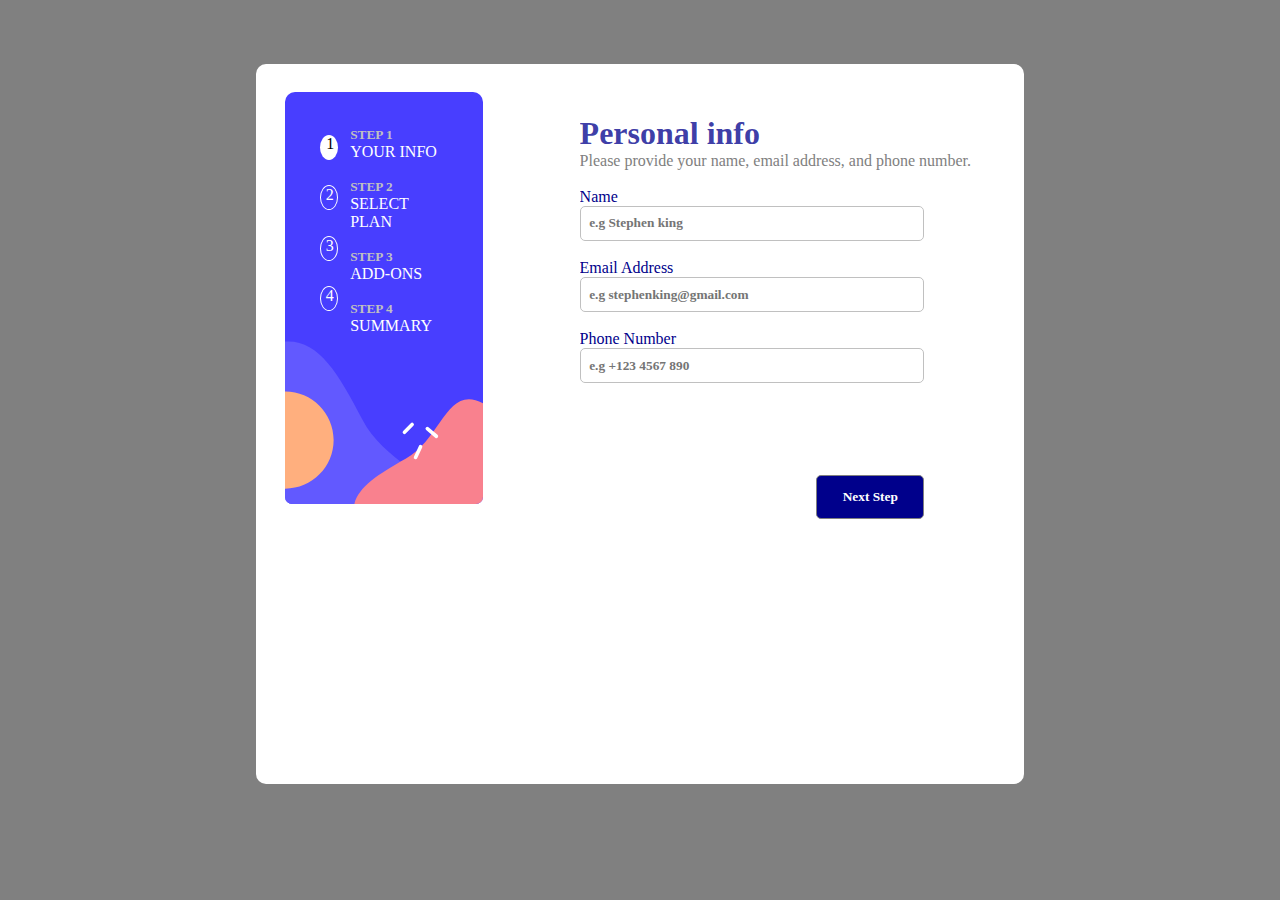
<file: index.html>
<!DOCTYPE html>
<html lang="en">

<head>
    <!-- <meta http-equiv="refresh" content="2"> -->
    <meta charset="UTF-8">
    <meta http-equiv="X-UA-Compatible" content="IE=edge">
    <meta name="viewport" content="width=device-width, initial-scale=1.0">
    <title>Multi step form</title>
    <link rel="stylesheet" href="index.css">
    <link rel="shortcut icon" href="./assets/images/favicon-32x32.png" type="image/x-icon">
</head>

<body>
    <div class="main">
        <div class="container">
            <!-- left side -->
            <div class="left">
                <!-- <img src="./assets/images/bg-sidebar-desktop.svg" alt=""> -->
                <div class="content">
                    <div id="left">
                        <div class="circle1">1</div><br>
                        <div class="circle">2</div><br>
                        <div class="circle">3</div><br>
                        <div class="circle">4</div><br>
                    </div>
                    <div id="right">
                        <h5>STEP 1</h5>
                        <span>YOUR INFO</span><br><br>
                        <h5>STEP 2</h5>
                        <span>SELECT PLAN</span><br><br>
                        <h5>STEP 3</h5>
                        <span>ADD-ONS</span><br><br>
                        <h5>STEP 4</h5>
                        <span>SUMMARY</span><br><br>
                    </div>

                </div>
            </div>
            <!-- right side / main content -->
            <div class="right">
                <h1>Personal info </h1>
                    <p>Please provide your name, email address, and phone number.</p>
                    <br>
                    <form action="/submit" method="get" >
                        <label for="name"alt="required"*>Name</label><br>
                        <input type="text" placeholder="e.g Stephen king" required**>
                        <br><br>
                        <label for="Email" alt="required"*>Email Address</label><br>
                        <input type="email" placeholder="e.g stephenking@gmail.com" required**>
                        <br><br>
                        <label for="Phone number" alt="required"*>Phone Number</label><br>
                        <input type="tel" placeholder="e.g +123 4567 890" required**>
                    </form>
                    <button type="submit" id="btn" name="button" required**> Next Step</button>
            </div>
        </div>
    </div>



</body>
<script>
</script>

</html>
</file>
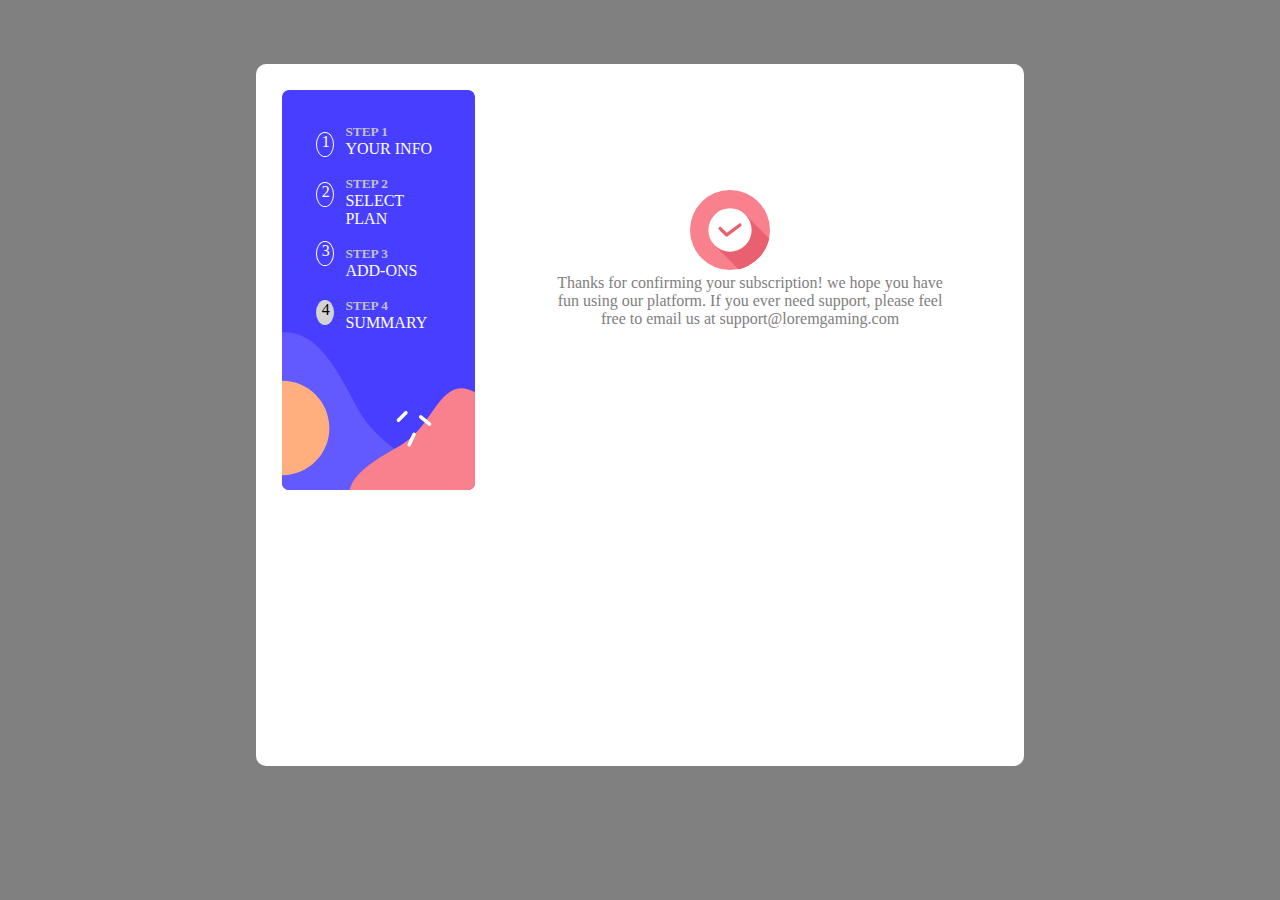
<file: final.html>
<!DOCTYPE html>
<html lang="en">
  <head>
    <meta charset="UTF-8" />
    <meta http-equiv="X-UA-Compatible" content="IE=edge" />
    <meta name="viewport" content="width=device-width, initial-scale=1.0" />
    <title>multi form</title>
    <link rel="stylesheet" href="final.css" />
  </head>

  <body>
    <div class="main">
      <div class="container">
        <div class="left">
          <!-- <img class="img1" src="./assets/images/bg-sidebar-desktop.svg" alt=""> -->
          <div class="content">
            <div id="left">
              <div class="circle">1</div>
              <br />
              <div class="circle">2</div>
              <br />
              <div class="circle2">3</div>
              <br />
              <div class="circle1">4</div>
              <br />
            </div>
            <div id="right">
              <h5>STEP 1</h5>
              <span>YOUR INFO</span><br /><br />
              <h5>STEP 2</h5>
              <span>SELECT PLAN</span><br /><br />
              <h5>STEP 3</h5>
              <span>ADD-ONS</span><br /><br />
              <h5>STEP 4</h5>
              <span>SUMMARY</span><br /><br />
            </div>
          </div>
        </div>
        <div class="right">
          <div class="tnx">
            <div class="tnximg">
              <img
                src="./assets/images/icon-thank-you.svg"
                class="tnx"
                alt=""
              />
            </div>
            <div class="tnxmsg">
              <p>
                Thanks for confirming your subscription! we hope you have <br />
                fun using our platform. If you ever need support, please feel
                <br />
                free to email us at support@loremgaming.com
              </p>
            </div>
          </div>
        </div>
      </div>
    </div>
  </body>
  <script></script>
</html>
</file>
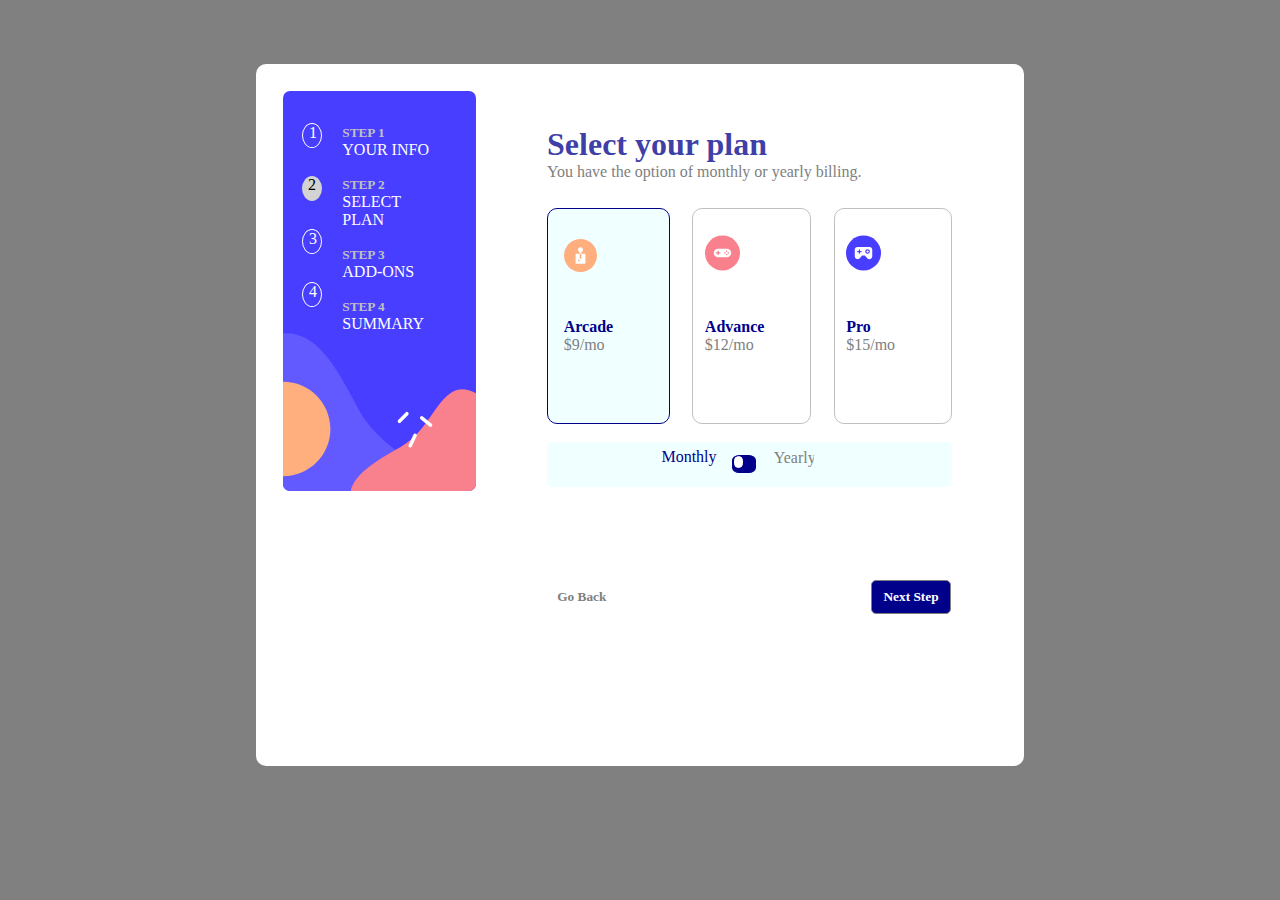
<file: index1.htm>
<!DOCTYPE html>
<html lang="en">

<head>
    <meta charset="UTF-8">
    <meta http-equiv="X-UA-Compatible" content="IE=edge">
    <meta name="viewport" content="width=device-width, initial-scale=1.0">
    <title>multi form</title>
    <link rel="stylesheet" href="index1.css">
</head>

<body>

    <div class="main">
        <div class="container">
            <div class="left">
                <!-- <img class="img1" src="./assets/images/bg-sidebar-desktop.svg" alt=""> -->
                <div class="content">
                    <div id="left">
                        <div class="circle">1</div><br>
                        <div class="circle1">2</div><br>
                        <div class="circle">3</div><br>
                        <div class="circle">4</div><br>
                    </div>
                    <div id="right">
                        <h5>STEP 1</h5>
                        <span>YOUR INFO</span><br><br>
                        <h5 >STEP 2</h5>
                        <span>SELECT PLAN</span><br><br>
                        <h5>STEP 3</h5>
                        <span>ADD-ONS</span><br><br>
                        <h5>STEP 4</h5>
                        <span>SUMMARY</span><br><br>
                    </div>

                </div>
            </div>
            <div class="right">
                <h1>Select your plan</h2>
                    <p>You have the option of monthly or yearly billing.</p>
                    <br>
                    <div class="box">
                        <div class="box1">
                            <a href="./index4.htm">
                            <img src="./assets/images/icon-arcade.svg" alt="">
                            <div class="arcade">
                                <h4>Arcade</h4>
                                <p>$9/mo</p>
                            </div>
                        </a>
                        </div>
                        <div class="box2">
                            <img src="./assets/images/icon-advanced.svg" alt="">
                            <div class="advance">
                                <h4>Advance</h4>
                                <p>$12/mo</p>
                            </div>
                        </div>
                        <div class="box3">
                            <img src="./assets/images/icon-pro.svg" alt="">
                            <div class="pro">
                                <h4>Pro</h4>
                                <p>$15/mo</p>
                            </div>
                        </div>
                    </div> <br>
                    <div class="square">
                        <p class="month">Monthly</p>
                        <a href="./index2.html">
                        <div class="range">

                            <a href="./index2.html">
                            <div class="dot"></div></a>
                        </a>
                        </div>
                        <a href="./index2.html">
                        <p class="year">Yearly</p></a>
                    </div>
                    <!-- <input type="submit" value="Go Back"> -->

                    <div class="btn">
                        <button type="submit" id="btn1">
                            <a href="./index.html" class="a1">Go Back</a>
                        </button>
                        <button type="submit" id="btn">
                            <a href="./index3.htm" class="a2">Next Step</a>
                        </button>
                    </div>
            </div>
        </div>
    </div>

</body>
<script>
    document.getElementsByClassName(dot).onclick.style.float='right';
</script>
</html>
</file>
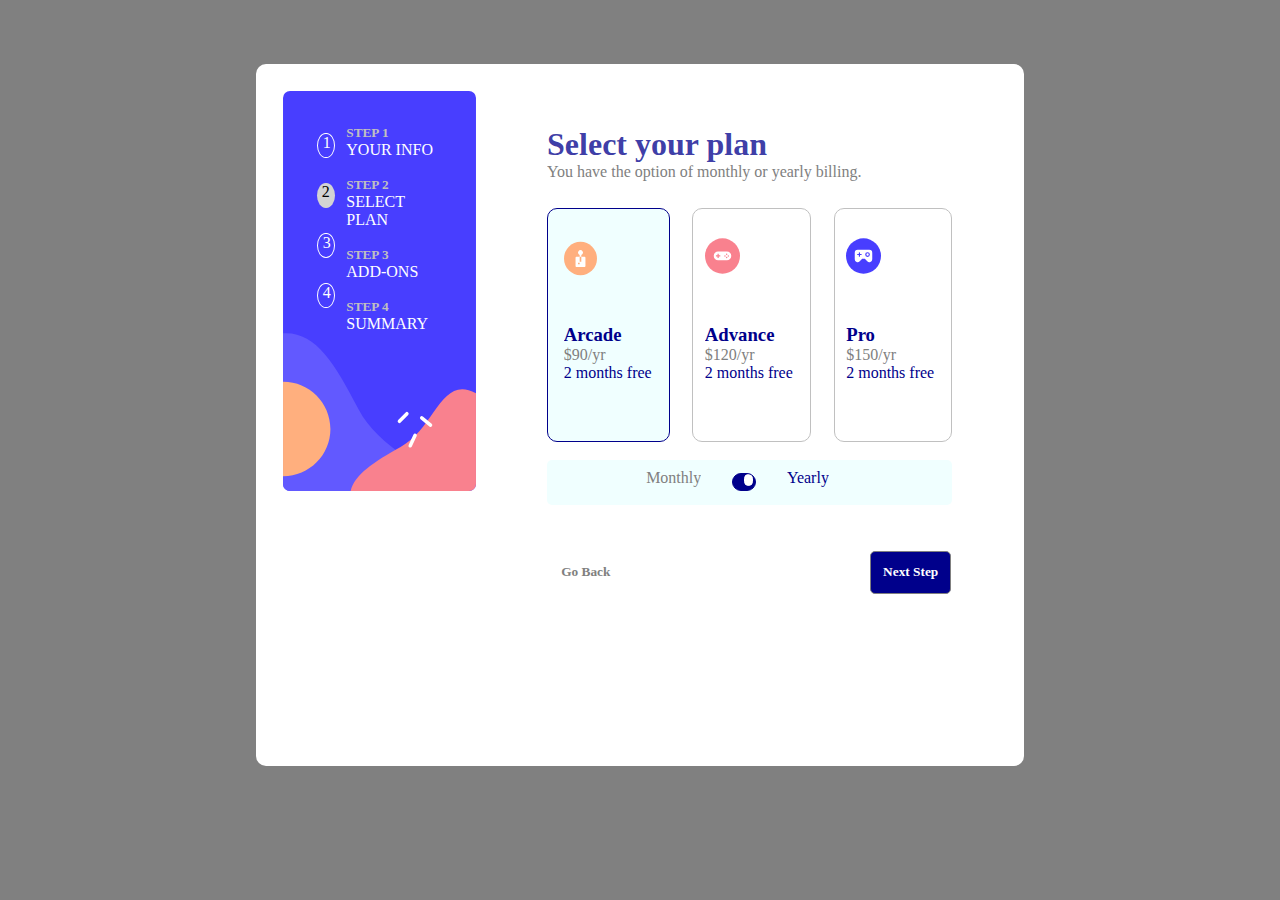
<file: index2.html>
<!DOCTYPE html>
<html lang="en">

<head>
    <meta charset="UTF-8">
    <meta http-equiv="X-UA-Compatible" content="IE=edge">
    <meta name="viewport" content="width=device-width, initial-scale=1.0">
    <title>multi form</title>
    <link rel="stylesheet" href="index2.css">
</head>

<body>

    <div class="main">
        <div class="container">
            <div class="left">
                <!-- <img class="img1" src="./assets/images/bg-sidebar-desktop.svg" alt=""> -->
                <div class="content">
                    <div id="left">
                        <div class="circle">1</div><br>
                        <div class="circle1">2</div><br>
                        <div class="circle">3</div><br>
                        <div class="circle2">4</div><br>
                    </div>
                    <div id="right">
                        <h5>STEP 1</h5>
                        <span>YOUR INFO</span><br><br>
                        <h5>STEP 2</h5>
                        <span>SELECT PLAN</span><br><br>
                        <h5>STEP 3</h5>
                        <span>ADD-ONS</span><br><br>
                        <h5>STEP 4</h5>
                        <span>SUMMARY</span><br><br>
                    </div>

                </div>
            </div>
            <div class="right">
                <h1>Select your plan</h2>
                    <p>You have the option of monthly or yearly billing.</p>
                    <br>
                    <div class="box">
                        <div class="box1">
                            <a href="./index5.html">
                            <img src="./assets/images/icon-arcade.svg" alt="">
                            <div class="arcade">
                                <h3>Arcade</h3>
                                <p>$90/yr</p>
                                <p class="mo">2 months free</p>
                            </div>
                        </a>
                        </div>
                        <div class="box2">
                            <img src="./assets/images/icon-advanced.svg" alt="">
                            <div class="advance">
                                <h3>Advance</h3>
                                <p>$120/yr</p>
                                <p class="mo">2 months free</p>
                            </div>
                        </div>
                        <div class="box3">
                            <img src="./assets/images/icon-pro.svg" alt="">
                            <div class="pro">
                                <h3>Pro</h3>
                                <p>$150/yr</p>
                                <p class="mo">2 months free</p>
                            </div>
                        </div>
                    </div> <br>
                    <div class="square">
                        <a href="./index1.htm">
                        <p class="month">Monthly</p></a>
                        <a href="./index1.htm">
                        <div class="range">
                        </a>
                            <a href="./index1.htm">
                            <div class="dot"></div></a>
                       
                        </div>
                        
                        <p class="year">Yearly</p>
                    </div>
                    <!-- <input type="submit" value="Go Back"> -->

                    <div class="btn">
                        <button type="submit" id="btn1">
                            <a href="./index2.html" class="a1">Go Back</a>
                        </button>
                        <button type="submit" id="btn">
                            <a href="./index3.htm" class="a2">Next Step</a>
                        </button>
                    </div>
            </div>
        </div>
    </div>

</body>
<script>
    
</script>
</html>
</file>
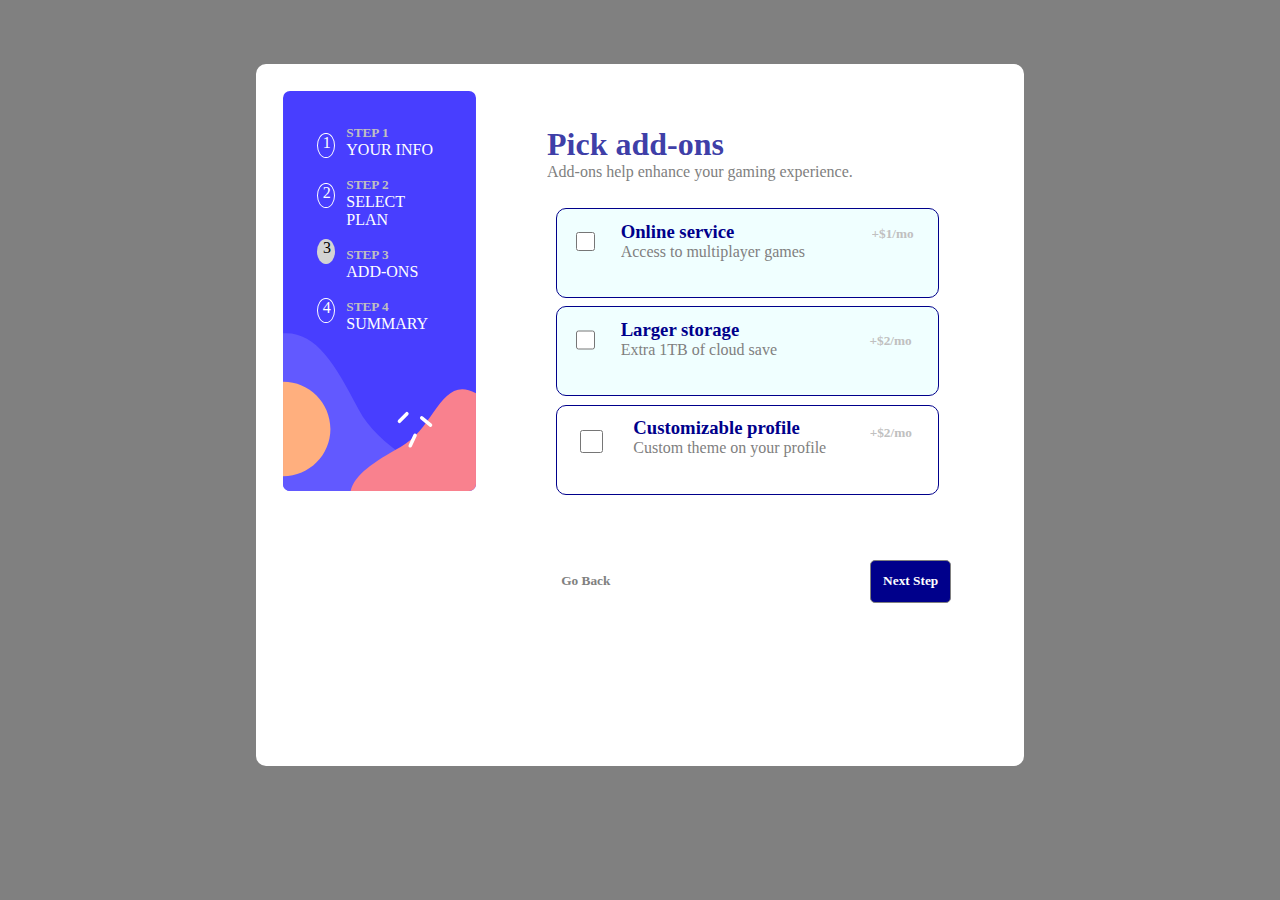
<file: index3.htm>
<!DOCTYPE html>
<html lang="en">

<head>
    <meta charset="UTF-8">
    <meta http-equiv="X-UA-Compatible" content="IE=edge">
    <meta name="viewport" content="width=device-width, initial-scale=1.0">
    <title>multi form</title>
    <link rel="stylesheet" href="index3.css">
</head>

<body>

    <div class="main">
        <div class="container">
            <div class="left">
                <!-- <img class="img1" src="./assets/images/bg-sidebar-desktop.svg" alt=""> -->
                <div class="content">
                    <div id="left">
                        <div class="circle">1</div><br>
                        <div class="circle">2</div><br>
                        <div class="circle1">3</div><br>
                        <div class="circle2">4</div><br>
                    </div>
                    <div id="right">
                        <h5>STEP 1</h5>
                        <span>YOUR INFO</span><br><br>
                        <h5>STEP 2</h5>
                        <span>SELECT PLAN</span><br><br>
                        <h5>STEP 3</h5>
                        <span>ADD-ONS</span><br><br>
                        <h5>STEP 4</h5>
                        <span>SUMMARY</span><br><br>
                    </div>

                </div>
            </div>
            <div class="right">
                <h1>Pick add-ons</h1>
                    <p>Add-ons help enhance your gaming experience.</p>
                    <br>
                    <div class="box">
                    <div class="box1">
                        <div class="checkbox">
                            <input type="checkbox" >
                        </div>
                        <div class="note">
                            <h3>Online service</h3>
                            <p>Access to multiplayer games</p>
                            <div class="price1">
                                <h5>+$1/mo</h5>
                            </div>
                        </div>
                    </div>
                    <div class="box2">
                        <div class="checkbox">
                            <input type="checkbox" >
                        </div>
                        <div class="note">
                            <h3>Larger storage</h3>
                            <p>Extra 1TB of cloud save</p>
                            <div class="price2">
                                <h5>+$2/mo</h5>
                            </div>
                        </div>
                    </div>
                    <div class="box3">
                        <div class="checkbox">
                            <input type="checkbox" >
                        </div>
                        <div class="note">
                            <h3>Customizable profile</h3>
                            <p>Custom theme on your profile</p>
                        </div>
                        <div class="price">
                            <h5>+$2/mo</h5>
                        </div>
                    </div>
                    </div>
                    <div class="btn">
                        <button type="submit" id="btn1">
                            <a href="./index1.htm" class="a1">Go Back</a>
                        </button>
                        <button type="submit" id="btn">
                            <a href="./index4.htm" class="a2">Next Step</a>
                        </button>
                    </div>
            </div>
        </div>
    </div>

</body>
<script>
    
</script>
</html>
</file>
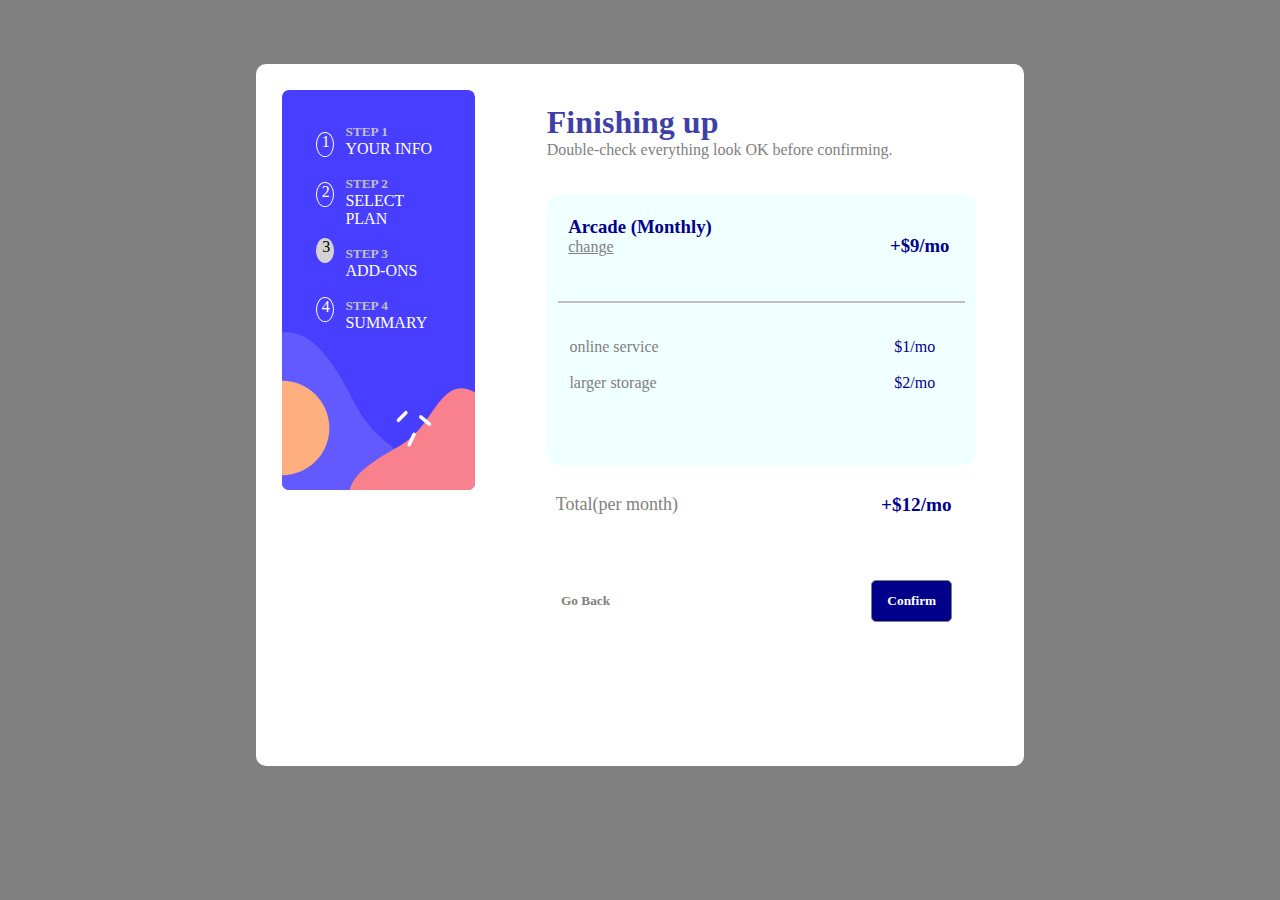
<file: index4.htm>
<!DOCTYPE html>
<html lang="en">

<head>
    <meta charset="UTF-8">
    <meta http-equiv="X-UA-Compatible" content="IE=edge">
    <meta name="viewport" content="width=device-width, initial-scale=1.0">
    <title>multi form</title>
    <link rel="stylesheet" href="index4.css">
</head>

<body>

    <div class="main">
        <div class="container">
            <div class="left">
                <!-- <img class="img1" src="./assets/images/bg-sidebar-desktop.svg" alt=""> -->
                <div class="content">
                    <div id="left">
                        <div class="circle">1</div><br>
                        <div class="circle">2</div><br>
                        <div class="circle1">3</div><br>
                        <div class="circle2">4</div><br>
                    </div>
                    <div id="right">
                        <h5>STEP 1</h5>
                        <span>YOUR INFO</span><br><br>
                        <h5>STEP 2</h5>
                        <span>SELECT PLAN</span><br><br>
                        <h5>STEP 3</h5>
                        <span>ADD-ONS</span><br><br>
                        <h5>STEP 4</h5>
                        <span>SUMMARY</span><br><br>
                    </div>

                </div>
            </div>
            <div class="right">
                <h1>Finishing up</h1>
                    <p>Double-check everything look OK before confirming.</p>
                    <br>
                    <div class="box">
                    <div class="box1">
                        <div class="note">
                            <h3>Arcade (Monthly)</h3>
                            <p>  <a class="link" href="./index1.htm">change</a></p>
                        </div>
                        <div class="price1">
                            <h3 id="dollas">+$9/mo</h3>
                        </div>
                    </div>
                    <div class="storage">
                        <p>online service <span class="dollas">$1/mo</span></p>
                        <br>
                        <p>larger storage <span class="dollas">$2/mo</span></p>
                    </div>
                    <hr>
                    <div class="total">
                        <p class="totalpermo">Total(per month)</p>
                        <p class="totaldollas">+$12/mo</p>
                    </div>
                    <div class="btn">
                        <button type="submit" id="btn1">
                            <a href="./index3.htm" class="a1">Go Back</a>
                        </button>
                        <button type="submit" id="btn">
                            <a href="./final.html" class="a2">Confirm</a>
                        </button>
                    </div>                     
                    </div>
                    </div>

            </div>
        </div>
    </div>

</body>
<script>
    
</script>
</html>
</file>
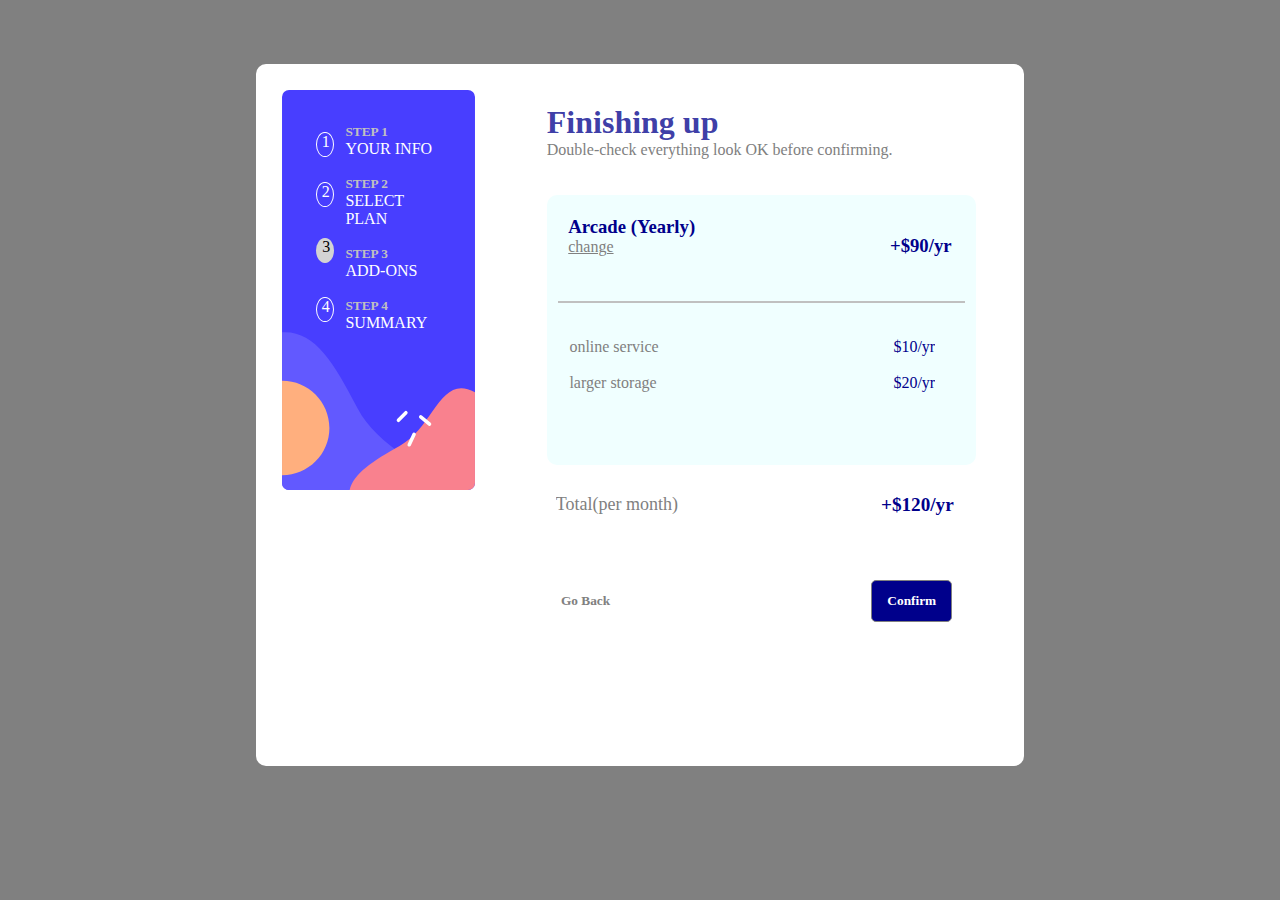
<file: index5.html>
<!DOCTYPE html>
<html lang="en">

<head>
    <meta charset="UTF-8">
    <meta http-equiv="X-UA-Compatible" content="IE=edge">
    <meta name="viewport" content="width=device-width, initial-scale=1.0">
    <title>multi form</title>
    <link rel="stylesheet" href="index4.css">
</head>

<body>

    <div class="main">
        <div class="container">
            <div class="left">
                <!-- <img class="img1" src="./assets/images/bg-sidebar-desktop.svg" alt=""> -->
                <div class="content">
                    <div id="left">
                        <div class="circle">1</div><br>
                        <div class="circle">2</div><br>
                        <div class="circle1">3</div><br>
                        <div class="circle2">4</div><br>
                    </div>
                    <div id="right">
                        <h5>STEP 1</h5>
                        <span>YOUR INFO</span><br><br>
                        <h5>STEP 2</h5>
                        <span>SELECT PLAN</span><br><br>
                        <h5>STEP 3</h5>
                        <span>ADD-ONS</span><br><br>
                        <h5>STEP 4</h5>
                        <span>SUMMARY</span><br><br>
                    </div>

                </div>
            </div>
            <div class="right">
                <h1>Finishing up</h1>
                    <p>Double-check everything look OK before confirming.</p>
                    <br>
                    <div class="box">
                    <div class="box1">
                        <div class="note">
                            <h3>Arcade (Yearly)</h3>
                            <p>  <a class="link" href="./index2.html">change</a></p>
                        </div>
                        <div class="price1">
                            <h3 id="dollas">+$90/yr</h3>
                        </div>
                    </div>
                    <div class="storage">
                        <p>online service <span class="dollas">$10/yr</span></p>
                        <br>
                        <p>larger storage <span class="dollas">$20/yr</span></p>
                    </div>
                    <hr>
                    <div class="total">
                        <p class="totalpermo">Total(per month)</p>
                        <p class="totaldollas">+$120/yr</p>
                    </div>
                    <div class="btn">
                        <button type="submit" id="btn1">
                            <a href="./index2.html" class="a1">Go Back</a>
                        </button>
                        <button type="submit" id="btn">
                            <a href="./index6.html" class="a2">Confirm</a>
                        </button>
                    </div>                     
                    </div>
                    </div>

            </div>
        </div>
    </div>

</body>
<script>
    
</script>
</html>
</file>
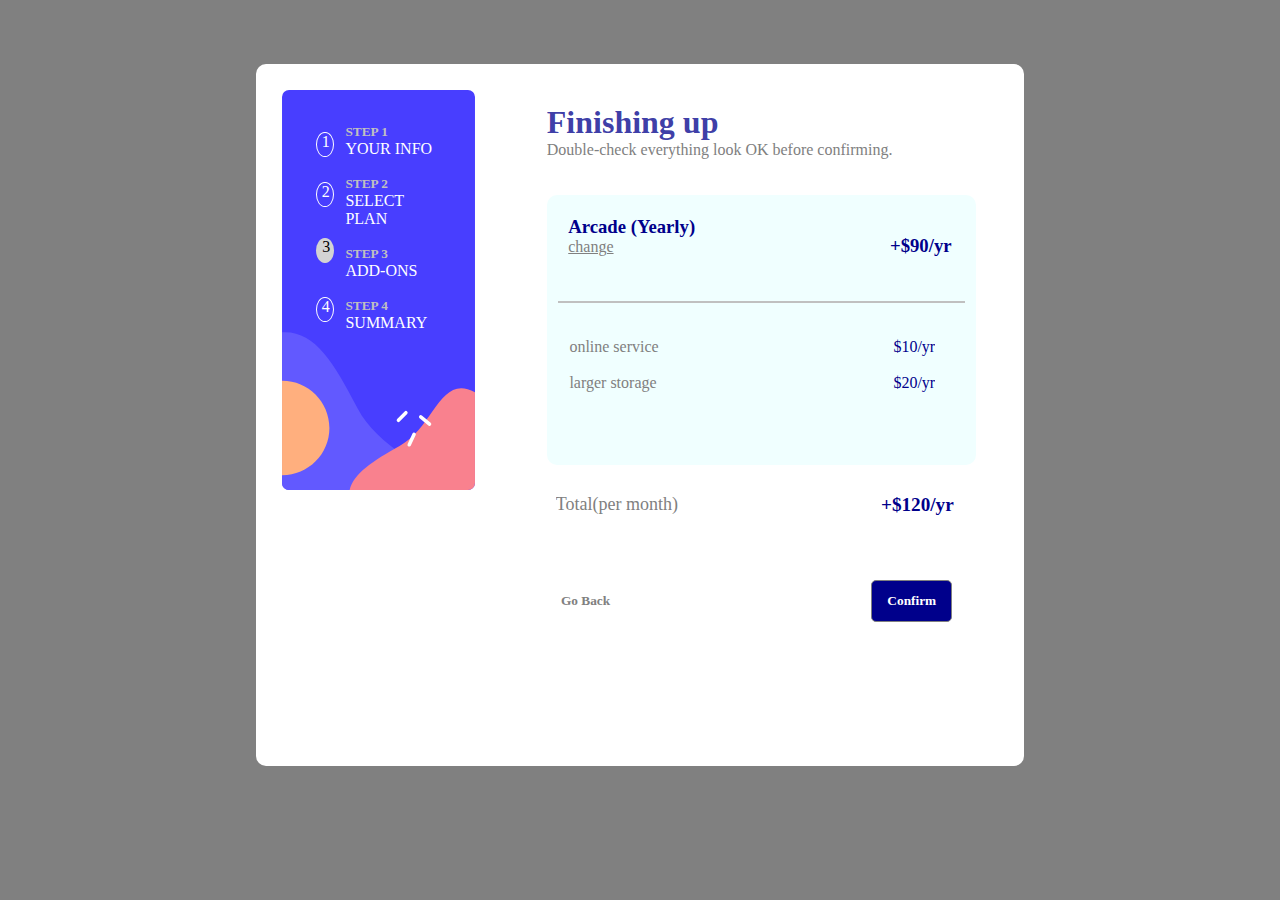
<file: index6.html>
<!DOCTYPE html>
<html lang="en">

<head>
    <meta charset="UTF-8">
    <meta http-equiv="X-UA-Compatible" content="IE=edge">
    <meta name="viewport" content="width=device-width, initial-scale=1.0">
    <title>multi form</title>
    <link rel="stylesheet" href="index4.css">
</head>

<body>

    <div class="main">
        <div class="container">
            <div class="left">
                <!-- <img class="img1" src="./assets/images/bg-sidebar-desktop.svg" alt=""> -->
                <div class="content">
                    <div id="left">
                        <div class="circle">1</div><br>
                        <div class="circle">2</div><br>
                        <div class="circle1">3</div><br>
                        <div class="circle2">4</div><br>
                    </div>
                    <div id="right">
                        <h5>STEP 1</h5>
                        <span>YOUR INFO</span><br><br>
                        <h5>STEP 2</h5>
                        <span>SELECT PLAN</span><br><br>
                        <h5>STEP 3</h5>
                        <span>ADD-ONS</span><br><br>
                        <h5>STEP 4</h5>
                        <span>SUMMARY</span><br><br>
                    </div>

                </div>
            </div>
            <div class="right">
                <h1>Finishing up</h1>
                    <p>Double-check everything look OK before confirming.</p>
                    <br>
                    <div class="box">
                    <div class="box1">
                        <div class="note">
                            <h3>Arcade (Yearly)</h3>
                            <p>  <a class="link" href="#">change</a></p>
                        </div>
                        <div class="price1">
                            <h3 id="dollas">+$90/yr</h3>
                        </div>
                    </div>
                    <div class="storage">
                        <p>online service <span class="dollas">$10/yr</span></p>
                        <br>
                        <p>larger storage <span class="dollas">$20/yr</span></p>
                    </div>
                    <hr>
                    <div class="total">
                        <p class="totalpermo">Total(per month)</p>
                        <p class="totaldollas">+$120/yr</p>
                    </div>
                    <div class="btn">
                        <button type="submit" id="btn1">
                            <a href="./index2.html" class="a1">Go Back</a>
                        </button>
                        <button type="submit" id="btn">
                            <a href="./final.html" class="a2">Confirm</a>
                        </button>
                    </div>                     
                    </div>
                    </div>

            </div>
        </div>
    </div>

</body>
<script>
    
</script>
</html>
</file>
<file: index.css>
* {
  margin: 0;
  padding: 0;
  font-family: cursive;
  box-sizing: border-box;
  overflow: hidden;
}

.main {
  width: 100%;
  height: 100vh;
  margin: auto;
  background-color: grey;
}

.container {
  border: 1px solid transparent;
  width: 60%;
  height: 80vh;
  padding: 1%;
  margin: 5% auto;
  background-color: #fff;
  border-radius: 10px;
  display: flex;
}

.left {
  background-repeat: no-repeat;
  background-image: url(./assets/images/bg-sidebar-desktop.svg);
  background-size: contain;
  background-size: 100%;

  width: 30%;
  height: 95%;
  position: relative;
  top: 2%;
  left: 2%;
  border-top-left-radius: 10px;
  border-top-right-radius: 10px;
  border-bottom-right-radius: 10px;
  border-bottom-left-radius: 10px;
  /* border: 1px solid red; */
}

.right {
  /* border: 1px solid blue; */
  width: 80%;
  height: 72vh;
  padding-left: 15%;
  padding-top: 5%;
}

input {
  cursor: pointer;
  border: 0.5px solid silver;
  padding: 2%;
  border-radius: 5px;
  width: 80%;
  color: gray;
  font-weight: bold;
}
input:hover {
  border: 1px solid darkblue;
}
input :focus {
  border-color: darkblue;
}

p {
  color: grey;
}

.content {
  /* border: 1px solid white; */
  display: flex;
  width: 80%;
  margin: 10% 2% auto;
}

#right {
  /* border: 1px solid; */
  height: 100%;
  width: 90%;
  margin-right: 5%;
  margin-top: 10%;
}

#left {
  /* border: 1px solid; */
  width: 50%;
  height: 100%;
  padding-left: 20%;
  padding-top: 10%;
}

.circle {
  border: 1px solid #fff;
  color: #fff;
  border-radius: 50%;
  width: 60%;
  height: 25px;
  padding-left: 15%;
  margin-top: 25%;
}

span {
  color: #fff;
}

h5 {
  color: silver;
}

#btn {
  padding: 3%;
  position: relative;
  border-radius: 5px;
  border: 1px solid grey;
  top: 15%;
  left: 55%;
  width: 25%;
  background-color: darkblue;
  color: #fff;
  font-weight: 600;
  cursor: pointer;
}

h1 {
  color: rgba(0, 0, 139, 0.774);
}

.circle1 {
  background-color: white;
  color: #000;
  border-radius: 50%;
  width: 60%;
  height: 25px;
  padding-left: 20%;
  margin-top: 25%;
}

a {
  text-decoration: none;
  color: #fff;
}
.box {
  border: 1px solid;
  width: 80%;
  height: 30%;
}
label {
  color: darkblue;
}
#btn:hover {
  background-color: blue;
}
</file>
<file: final.css>
* {
  margin: 0;
  padding: 0;
  font-family: cursive;
  box-sizing: border-box;
  overflow: hidden;
}

.main {
  width: 100%;
  height: 100vh;
  margin: auto;
  background-color: grey;
}

.container {
  /* border: 1px solid transparent; */
  width: 60%;
  height: 78vh;
  padding: 2%;
  margin: 5% auto;
  background-color: #fff;
  border-radius: 10px;
  display: flex;
}

.left {
  background-image: url(./assets/images/bg-sidebar-desktop.svg);
  background-repeat: no-repeat;
  background-size: contain;
  width: 30%;
  height: 70vh;
  position: relative;
  /* border: 1px solid red; */
}
.right {
  /* border: 1px solid blue; */
  width: 80%;
  height: 72vh;
  padding-left: 10%;
  padding-top: 2%;
  float: right;
}

input {
  border: 0.5px solid silver;
  padding: 2%;
  border-radius: 5px;
  width: 90%;
  cursor: pointer;
}

p {
  color: grey;
}

.content {
  /* border: 1px solid white; */
  display: flex;
  width: 80%;
  margin: 10% 2% auto;
}

#right {
  /* border: 1px solid; */
  height: 100%;
  width: 90%;
  margin-right: 5%;
  margin-top: 10%;
}

#left {
  /* border: 1px solid; */
  width: 50%;
  height: 100%;
  padding-left: 20%;
  padding-top: 10%;
}

.circle {
  border: 1px solid #fff;
  color: #fff;
  border-radius: 50%;
  width: 60%;
  height: 25px;
  padding-left: 15%;
  margin-top: 25%;
}

.circle2 {
  border: 1px solid #fff;
  color: #fff;
  border-radius: 50%;
  width: 60%;
  height: 25px;
  padding-left: 15%;
  margin-top: 55%;
}

span {
  color: #fff;
}

h5 {
  color: silver;
}

#btn {
  border: 0.5px solid grey;
  padding: 3%;
  border-radius: 5px;
  float: right;
  width: 20%;
  background-color: darkblue;
  color: #fff;
  font-weight: 600;
}

#btn1 {
  padding: 3%;
  border-radius: 5px;
  border: 1px solid transparent;
  background-color: transparent;
  color: #000;
  font-weight: 600;
}

h1 {
  color: rgba(0, 0, 139, 0.774);
}

.circle1 {
  background-color: lightgrey;
  color: #000;
  border-radius: 50%;
  width: 60%;
  height: 25px;
  border: 1px solid transparent;
  padding-left: 15%;
  margin-top: 55%;
}

a {
  text-decoration: none;
  color: #000;
}

.btn {
  border: 1px solid transparent;
  width: 90%;
  height: 22%;
  /* border: 1px solid; */
}

.tnx {
  /* border: 1px solid blueviolet; */
  position: relative;
  margin-right: 10%;
  align-items: center;
  text-align: center;
  margin-top: 10%;
}
</file>
<file: index1.css>
* {
  margin: 0;
  padding: 0;
  font-family: cursive;
  box-sizing: border-box;
  overflow: hidden;
}

.main {
  width: 100%;
  height: 100vh;
  margin: auto;
  background-color: grey;
}

.container {
  border: 1px solid transparent;
  width: 60%;
  height: 78vh;
  padding: 2%;
  margin: 5% auto;
  background-color: #fff;
  border-radius: 10px;
  display: flex;
}

.left {
  background-image: url(./assets/images/bg-sidebar-desktop.svg);
  background-repeat: no-repeat;
  background-size: contain;
  width: 30%;
  height: 70vh;
  position: relative;
  /* border: 1px solid red; */
}

.right {
  /* border: 1px solid blue; */
  width: 80%;
  height: 72vh;
  padding-left: 10%;
  padding-top: 5%;
}

input {
  border: 0.5px solid silver;
  padding: 2%;
  border-radius: 5px;
  width: 90%;
}

p {
  color: grey;
}

.content {
  /* border: 1px solid white; */
  display: flex;
  width: 80%;
  margin: 10% 2% auto;
}

#right {
  /* border: 1px solid; */
  height: 100%;
  width: 90%;
  margin-right: 5%;
  margin-top: 10%;
}

#left {
  /* border: 1px solid; */
  width: 50%;
  height: 100%;
  padding-left: 10%;
  padding-top: 2%;
}

.circle {
  border: 1px solid #fff;
  color: #fff;
  border-radius: 50%;
  width: 50%;
  height: 25px;
  padding-left: 15%;
  margin-top: 25%;
}

span {
  color: #fff;
}

h5 {
  color: silver;
}

#btn {
  border: 0.5px solid grey;
  padding: 2%;
  width: 20%;
  border-radius: 5px;
  float: right;
  background-color: darkblue;
  color: #fff;
  font-weight: 600;
}

#btn1 {
  padding: 2%;
  border-radius: 5px;
  border: 1px solid transparent;
  background-color: transparent;
  color: #000;
  font-weight: 600;
}

h1 {
  color: rgba(0, 0, 139, 0.774);
}

.circle1 {
  background-color: lightgrey;
  color: #000;
  border-radius: 50%;
  width: 50%;
  height: 25px;
  padding-left: 15%;
  margin-top: 25%;
}

a {
  text-decoration: none;
  color: #000;
}
.a1 {
  color: grey;
}
.btn {
  border: 1px solid transparent;
  width: 90%;
  height: 12%;
  /* border: 1px solid; */
  position: relative;
  top: 15%;
}

.a2 {
  color: #fff;
}
.box {
  /* border: 1px solid; */
  width: 100%;
  height: 24vh;
  display: flex;
  margin-left: -5%;
  margin-top: 2%;
  /* background-color: #000; */
}
.box1 {
  cursor: pointer;
  border: 1px solid darkblue;
  background-color: azure;
  width: 45%;
  height: 100%;
  margin-left: 5%;
  /* margin-right: 5%; */
  border-radius: 10px;
  padding: 1%;
}
.box2:hover {
  border: 1px solid darkblue;
  background-color: azure;
}
.box3:hover {
  border: 1px solid darkblue;
  background-color: azure;
}
.arcade {
  color: darkblue;
  margin-top: 25%;
  margin-left: 10%;
}

.advance {
  color: darkblue;
  margin-top: 25%;
  margin-left: 10%;
}

.pro {
  color: darkblue;
  margin-top: 25%;
  margin-left: 10%;
}
.box2 {
  cursor: pointer;
  border: 1px solid silver;
  width: 45%;
  margin-left: 5%;
  margin-right: 5%;
  height: 100%;
  border-radius: 10px;
}
.box3 {
  border-radius: 10px;
  border: 1px solid silver;
  width: 45%;
  height: 100%;
  /* margin-left: 5%; */
  margin-right: 5%;
  cursor: pointer;
}
.square {
  height: 5vh;
  width: 90%;
  /* border: 1px solid brown; */
  border-radius: 5px;
  background-color: azure;
  display: flex;
  padding-left: 22%;
}

.range {
  width: 8%;
  height: 2vh;
  border-radius: 30%;
  border: 1px solid darkblue;
  background-color: darkblue;
  margin-top: 4%;
  margin-left: 5%;
  margin-right: 5%;
}
.dot {
  cursor: pointer;
  width: 40%;
  height: 12px;
  border: 1px solid #fff;
  border-radius: 50px;
  margin-left: 1px;
  background-color: #fff;
}

.year {
  margin-top: 15%;
  margin-left: 5%;
}
.year:hover {
  color: darkblue;
  cursor: pointer;
}
.mo {
  /* border: 1px solid; */
  color: darkblue;
}

.month {
  margin-top: 2%;
  margin-left: 5%;
  color: darkblue;
}
img {
  width: 30%;
  height: 30%;
  margin-left: 10%;
  margin-top: 10%;
}
#btn:hover {
  background-color: blue;
}
.a1:hover {
  color: darkblue;
}
</file>
<file: index2.css>
* {
  margin: 0;
  padding: 0;
  font-family: cursive;
  box-sizing: border-box;
  overflow: hidden;
}

.main {
  width: 100%;
  height: 100vh;
  margin: auto;
  background-color: grey;
}

.container {
  border: 1px solid transparent;
  width: 60%;
  height: 78vh;
  padding: 2%;
  margin: 5% auto;
  background-color: #fff;
  border-radius: 10px;
  display: flex;
}

.left {
  background-image: url(./assets/images/bg-sidebar-desktop.svg);
  background-repeat: no-repeat;
  background-size: contain;
  width: 30%;
  height: 70vh;
  position: relative;
  /* border: 1px solid red; */
}

.right {
  /* border: 1px solid blue; */
  width: 80%;
  height: 72vh;
  padding-left: 10%;
  padding-top: 5%;
}

input {
  border: 0.5px solid silver;
  padding: 2%;
  border-radius: 5px;
  width: 90%;
}

p {
  color: grey;
}

.content {
  /* border: 1px solid white; */
  display: flex;
  width: 80%;
  margin: 10% 2% auto;
}

#right {
  /* border: 1px solid; */
  height: 100%;
  width: 90%;
  margin-right: 5%;
  margin-top: 10%;
}

#left {
  /* border: 1px solid; */
  width: 50%;
  height: 100%;
  padding-left: 20%;
  padding-top: 10%;
}

.circle {
  border: 1px solid #fff;
  color: #fff;
  border-radius: 50%;
  width: 60%;
  position: relative;
  top: 2%;
  height: 25px;
  padding-left: 15%;
  margin-top: 25%;
}
.circle2 {
  border: 1px solid #fff;
  color: #fff;
  border-radius: 50%;
  width: 60%;
  position: relative;
  top: 5%;
  height: 25px;
  padding-left: 15%;
  margin-top: 25%;
}

span {
  color: #fff;
}

h5 {
  color: silver;
}

#btn {
  border: 0.5px solid grey;
  padding: 3%;
  border-radius: 5px;
  float: right;
  background-color: darkblue;
  color: #fff;
  font-weight: 600;
}

#btn1 {
  padding: 3%;
  border-radius: 5px;
  border: 1px solid transparent;
  background-color: transparent;
  color: #000;
  font-weight: 600;
}

h1 {
  color: rgba(0, 0, 139, 0.774);
}

.circle1 {
  background-color: lightgrey;
  color: #000;
  border-radius: 50%;
  width: 60%;
  height: 25px;
  padding-left: 15%;
  margin-top: 25%;
}

a {
  text-decoration: none;
  color: #000;
}

.a1 {
  color: grey;
}

.btn {
  border: 1px solid transparent;
  width: 90%;
  height: 12%;
  /* border: 1px solid; */
  margin-top: 10%;
}

.a2 {
  color: #fff;
}
.box {
  /* border: 1px solid; */
  width: 100%;
  height: 26vh;
  display: flex;
  margin-left: -5%;
  margin-top: 2%;
  /* background-color: #000; */
}
.box1 {
  border: 1px solid darkblue;
  background-color: azure;
  width: 45%;
  height: 100%;
  margin-left: 5%;
  /* margin-right: 5%; */
  border-radius: 10px;
  padding: 1%;
  cursor: pointer;
}
.box2:hover {
  border: 1px solid darkblue;
  background-color: azure;
  width: 45%;
  height: 100%;
  margin-left: 5%;
  border-radius: 10px;
  padding: 1%;
  cursor: pointer;
}
.box3:hover {
  cursor: pointer;
  border: 1px solid darkblue;
  background-color: azure;
  width: 45%;
  height: 100%;
  margin-left: 5%;
  border-radius: 10px;
  padding: 1%;
}
.arcade {
  color: darkblue;
  margin-top: 25%;
  margin-left: 10%;
}

.advance {
  color: darkblue;
  margin-top: 25%;
  margin-left: 10%;
}

.pro {
  color: darkblue;
  margin-top: 25%;
  margin-left: 10%;
}
.box2 {
  border: 1px solid silver;
  width: 45%;
  margin-left: 5%;
  margin-right: 5%;
  height: 100%;
  border-radius: 10px;
}
.box3 {
  border-radius: 10px;
  border: 1px solid silver;
  width: 45%;
  height: 100%;
  /* margin-left: 5%; */
  margin-right: 5%;
}
.square {
  height: 5vh;
  width: 90%;
  /* border: 1px solid brown; */
  border-radius: 5px;
  background-color: azure;
  display: flex;
  padding-left: 22%;
}

.range {
  width: 8%;
  height: 2vh;
  border-radius: 10px;
  border: 1px solid darkblue;
  background-color: darkblue;
  margin-top: 4%;
  margin-left: 5%;
  position: relative;
  left: 5%;
}
.dot {
  width: 40%;
  cursor: pointer;
  height: 12px;
  border: 1px solid #fff;
  border-radius: 50px;
  margin-right: 2px;
  background-color: #fff;
  float: right;
}

.year {
  position: relative;
  color: darkblue;
  cursor: pointer;
  top: 20%;
  left: 15%;
}

.month {
  position: relative;
  cursor: pointer;
  top: 20%;
}
.month:hover {
  color: darkblue;
  margin-top: 2%;
  cursor: pointer;
  margin-left: 5%;
}
img {
  width: 30%;
  height: 30%;
  margin-left: 10%;
  margin-top: 10%;
}
.mo {
  color: darkblue;
}
#btn:hover {
  background-color: blue;
}
.a1:hover {
  color: darkblue;
}
</file>
<file: index3.css>
* {
  margin: 0;
  padding: 0;
  font-family: cursive;
  box-sizing: border-box;
  overflow: hidden;
}

.main {
  width: 100%;
  height: 100vh;
  margin: auto;
  background-color: grey;
}

.container {
  border: 1px solid transparent;
  width: 60%;
  height: 78vh;
  padding: 2%;
  margin: 5% auto;
  background-color: #fff;
  border-radius: 10px;
  display: flex;
}

.left {
  background-image: url(./assets/images/bg-sidebar-desktop.svg);
  background-repeat: no-repeat;
  background-size: contain;
  width: 30%;
  height: 70vh;
  position: relative;
  /* border: 1px solid red; */
}
.right {
  /* border: 1px solid blue; */
  width: 80%;
  height: 72vh;
  padding-left: 10%;
  padding-top: 5%;
}

input {
  border: 0.5px solid silver;
  padding: 2%;
  border-radius: 5px;
  width: 90%;
  cursor: pointer;
}

p {
  color: grey;
}

.content {
  /* border: 1px solid white; */
  display: flex;
  width: 80%;
  margin: 10% 2% auto;
}

#right {
  /* border: 1px solid; */
  height: 100%;
  width: 90%;
  margin-right: 5%;
  margin-top: 10%;
}

#left {
  /* border: 1px solid; */
  width: 50%;
  height: 100%;
  padding-left: 20%;
  padding-top: 10%;
}

.circle {
  border: 1px solid #fff;
  color: #fff;
  border-radius: 50%;
  width: 60%;
  height: 25px;
  padding-left: 15%;
  margin-top: 25%;
}

.circle2 {
  border: 1px solid #fff;
  color: #fff;
  border-radius: 50%;
  width: 60%;
  height: 25px;
  padding-left: 15%;
  margin-top: 55%;
}

span {
  color: #fff;
}

h5 {
  color: silver;
}

#btn {
  border: 0.5px solid grey;
  padding: 3%;
  border-radius: 5px;
  float: right;
  background-color: darkblue;
  color: #fff;
  font-weight: 600;
}

#btn1 {
  padding: 3%;
  border-radius: 5px;
  border: 1px solid transparent;
  background-color: transparent;
  color: #000;
  font-weight: 600;
}

h1 {
  color: rgba(0, 0, 139, 0.774);
}

.circle1 {
  background-color: lightgrey;
  color: #000;
  border-radius: 50%;
  width: 60%;
  height: 25px;
  padding-left: 20%;
  margin-top: 45%;
}

a {
  text-decoration: none;
  color: #000;
}

.btn {
  border: 1px solid transparent;
  width: 90%;
  height: 12%;
  /* border: 1px solid; */
  margin-top: 10%;
}

.a2 {
  color: #fff;
}
.box {
  border: 1px solid transparent;
  width: 90%;
  height: 35vh;
  /* display: flex; */
}
.box1 {
  color: darkblue;
  cursor: pointer;
  border: 1px solid darkblue;
  background-color: azure;
  width: 95%;
  height: 10vh;
  margin: 2%;
  border-radius: 10px;
  display: flex;
}
.box2 {
  color: darkblue;

  cursor: pointer;
  border: 1px solid darkblue;
  background-color: azure;
  width: 95%;
  height: 10vh;
  margin: 2%;
  border-radius: 10px;
  display: flex;
}
.box3 {
  color: darkblue;
  cursor: pointer;
  border: 1px solid darkblue;
  /* background-color: azure; */
  width: 95%;
  height: 10vh;
  margin: 2%;
  border-radius: 10px;
  display: flex;
}
.box3:hover {
  border: 1px solid darkblue;
  background-color: azure;
  /* color: darkblue; */
  width: 95%;
  height: 10vh;
  margin: 2%;
  border-radius: 10px;
  display: flex;
}
.checkbox {
  cursor: pointer;
  width: 20%;
  display: flex;
  /* border: 1px  solid; */
}
input {
  width: 30%;
  height: 30%;
  margin-top: 30%;
  margin-left: 30%;
}
.note {
  /* display: flex; */
  padding-top: 3%;
  width: 100%;
}
.price {
  /* border: 1px solid; */
  width: 15%;
  margin-left: -40%;
  padding-top: 5%;
  padding-left: 2%;
}
.price1 {
  /* border: 1px solid; */
  margin-left: 75%;
  margin-top: -16%;
  width: 20%;
  height: 69px;
  padding-top: 5%;
  padding-left: 4%;
}
.price2 {
  /* border: 1px solid; */
  width: 20%;
  height: 70px;
  text-align: center;
  padding-top: 25px;
  left: 75%;
  position: relative;
  margin-top: -16%;
}
.a1 {
  color: grey;
}
.a1:hover {
  color: darkblue;
}
#btn:hover {
  background-color: blue;
}
</file>
<file: index4.css>
* {
  margin: 0;
  padding: 0;
  font-family: cursive;
  box-sizing: border-box;
  overflow: hidden;
}

.main {
  width: 100%;
  height: 100vh;
  margin: auto;
  background-color: grey;
}

.container {
  /* border: 1px solid transparent; */
  width: 60%;
  height: 78vh;
  padding: 2%;
  margin: 5% auto;
  background-color: #fff;
  border-radius: 10px;
  display: flex;
}

.left {
  background-image: url(./assets/images/bg-sidebar-desktop.svg);
  background-repeat: no-repeat;
  background-size: contain;
  width: 30%;
  height: 70vh;
  position: relative;
  /* border: 1px solid red; */
}
.right {
  /* border: 1px solid blue; */
  width: 80%;
  height: 72vh;
  padding-left: 10%;
  padding-top: 2%;
  float: right;
}

input {
  border: 0.5px solid silver;
  padding: 2%;
  border-radius: 5px;
  width: 90%;
  cursor: pointer;
}

p {
  color: grey;
}

.content {
  /* border: 1px solid white; */
  display: flex;
  width: 80%;
  margin: 10% 2% auto;
}

#right {
  /* border: 1px solid; */
  height: 100%;
  width: 90%;
  margin-right: 5%;
  margin-top: 10%;
}

#left {
  /* border: 1px solid; */
  width: 50%;
  height: 100%;
  padding-left: 20%;
  padding-top: 10%;
}

.circle {
  border: 1px solid #fff;
  color: #fff;
  border-radius: 50%;
  width: 60%;
  height: 25px;
  padding-left: 15%;
  margin-top: 25%;
}

.circle2 {
  border: 1px solid #fff;
  color: #fff;
  border-radius: 50%;
  width: 60%;
  height: 25px;
  padding-left: 15%;
  margin-top: 55%;
}

span {
  color: #fff;
}

h5 {
  color: silver;
}

#btn {
  border: 0.5px solid grey;
  padding: 3%;
  border-radius: 5px;
  float: right;
  width: 20%;
  background-color: darkblue;
  color: #fff;
  font-weight: 600;
}

#btn1 {
  padding: 3%;
  border-radius: 5px;
  border: 1px solid transparent;
  background-color: transparent;
  color: #000;
  font-weight: 600;
}

h1 {
  color: rgba(0, 0, 139, 0.774);
}

.circle1 {
  background-color: lightgrey;
  color: #000;
  border-radius: 50%;
  width: 60%;
  height: 25px;
  padding-left: 20%;
  margin-top: 45%;
}

a {
  text-decoration: none;
  color: #000;
}

.btn {
  border: 1px solid transparent;
  width: 90%;
  height: 22%;
  /* border: 1px solid; */
}

.a2 {
  color: #fff;
}
.box {
  display: inline;
  border: 1px solid transparent;
  width: 90%;
  height: 35vh;
  /* display: flex; */
}
.box1 {
  /* cursor: pointer; */
  /* border: 1px solid darkblue; */
  background-color: azure;
  width: 95%;
  height: 30vh;
  /* margin: 2%; */
  border-radius: 10px;
  display: flex;
}
.link {
  text-decoration: underline;
  font-weight: lighter;
  color: gray;
}
.a1 {
  color: grey;
}
.note {
  margin-top: 5%;
  width: 75%;
  height: 40%;
  margin-left: 5%;
  color: darkblue;
  /* border: 1px solid; */
}
#dollas {
  position: relative;
  /* border: 1px solid; */
  top: 15%;
  height: 30%;
  color: darkblue;
  /* right: 10%; */
}
hr {
  position: relative;
  bottom: 40%;
  width: 90%;
  left: 2.5%;
  border: 1px solid silver;
}
.storage {
  /* border: 1px solid; */
  width: 90%;
  height: 10vh;
  position: relative;
  left: 5%;
  top: -20%;
}
.dollas {
  color: darkblue;
  position: relative;
  float: right;
  right: 10%;
}
.total {
  /* border: 1px solid; */
  width: 90%;
  position: relative;
  top: -10%;
  left: 2%;
  display: flex;
}
.totalpermo {
  width: 80%;
  font-size: large;
}
.totaldollas {
  font-size: larger;
  font-weight: bolder;
  color: darkblue;
}
.a1:hover {
  color: darkblue;
}
#btn:hover {
  background-color: blue;
}
.link:hover {
  color: darkblue;
}
</file>
